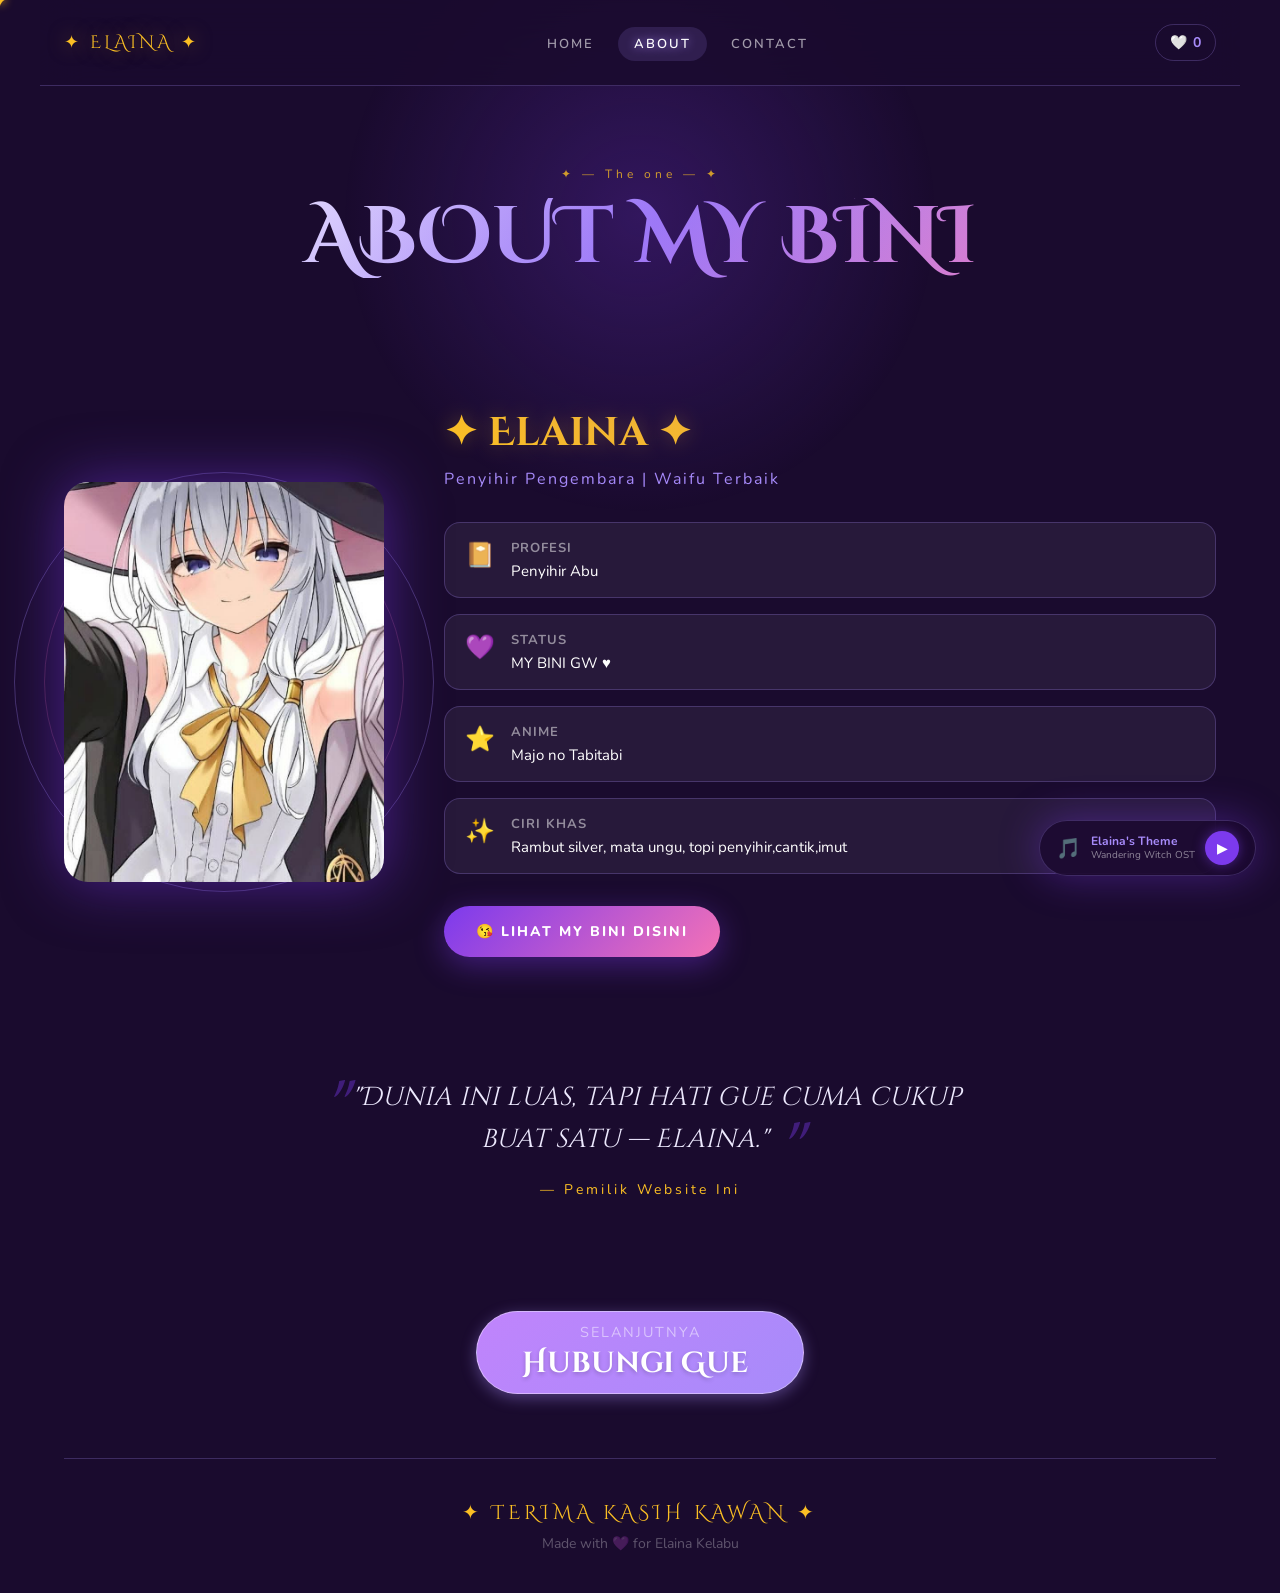
<file: website elaina upgrade/about.html>
<!DOCTYPE html>
<html lang="id">
<head>
  <meta charset="UTF-8" />
  <meta name="viewport" content="width=device-width, initial-scale=1.0"/>
  <title>✨ ABOUT — ELAINA</title>
  <link rel="stylesheet" href="style.css" />
  <link rel="preconnect" href="https://fonts.googleapis.com">
  <link href="https://fonts.googleapis.com/css2?family=Cinzel+Decorative:wght@400;700&family=Nunito:wght@300;400;600;800&display=swap" rel="stylesheet">
</head>
<body>
<canvas id="particles"></canvas>

<div class="music-player" id="musicPlayer">
  <div class="music-disc" id="musicDisc">🎵</div>
  <div class="music-info">
    <span class="music-title">Elaina's Theme</span>
    <span class="music-sub">Wandering Witch OST</span>
  </div>
  <button class="music-btn" id="musicBtn" onclick="toggleMusic()">▶</button>
  <audio id="bgMusic" loop>
    <source src="elaina-kelabu.mp3" type="audio/mpeg">
  </audio>
</div>

<div class="cursor-star" id="cursorStar">✦</div>

<div class="page-wrapper">
  <nav class="navbar">
    <div class="nav-logo">✦ ELAINA ✦</div>
    <ul class="nav-links">
      <li><a href="index.html" class="nav-link">HOME</a></li>
      <li><a href="about.html" class="nav-link active">ABOUT</a></li>
      <li><a href="contact.html" class="nav-link">CONTACT</a></li>
    </ul>
    <div class="nav-heart" onclick="addLove()">
      <span id="heartIcon">🤍</span>
      <span id="loveCount">0</span>
    </div>
  </nav>

  <!-- PAGE HEADER -->
  <section class="page-header">
    <div class="hero-glow"></div>
    <p class="hero-eyebrow">✦ — The one — ✦</p>
    <h1 class="hero-title">ABOUT MY BINI</h1>
  </section>

  <!-- ABOUT CONTENT -->
  <section class="about-section">
    <div class="about-image-col">
      <div class="about-img-wrap">
        <div class="image-ring ring1"></div>
        <div class="image-ring ring2"></div>
        <img src="elaina_topi.png" 
             class="about-img" alt="Elaina" />
      </div>
    </div>
    <div class="about-text-col">
      <h2 class="about-name">✦ Elaina ✦</h2>
      <p class="about-tagline">Penyihir Pengembara | Waifu Terbaik</p>

      <div class="about-facts">
        <div class="fact-item">
          <span class="fact-icon">📔</span>
          <div>
            <strong>Profesi</strong>
            <p>Penyihir Abu</p>
          </div>
        </div>
        <div class="fact-item">
          <span class="fact-icon">💜</span>
          <div>
            <strong>Status</strong>
            <p>MY BINI GW ♥</p>
          </div>
        </div>
        <div class="fact-item">
          <span class="fact-icon">⭐</span>
          <div>
            <strong>Anime</strong>
            <p>Majo no Tabitabi</p>
          </div>
        </div>
        <div class="fact-item">
          <span class="fact-icon">✨</span>
          <div>
            <strong>Ciri Khas</strong>
            <p>Rambut silver, mata ungu, topi penyihir,cantik,imut</p>
          </div>
        </div>
      </div>

      <a href="https://youtu.be/_u-hNJepgeQ?si=0aLOzLKurmCUKQlR" target="_blank" class="hero-btn" style="margin-top: 2rem; display: inline-flex;">
        <span class="btn-glow"></span>
        <span>😘 LIHAT MY BINI DISINI</span>
      </a>
    </div>
  </section>

  <!-- QUOTE SECTION -->
  <section class="quote-section">
    <blockquote class="big-quote">
      "Dunia ini luas, tapi hati gue cuma cukup buat satu — Elaina."
    </blockquote>
    <p class="quote-author">— Pemilik Website Ini</p>
  </section>

  <section class="next-page-section">
    <a href="contact.html" class="next-link">
      <span class="next-label">Selanjutnya</span>
      <h2 class="next-title">Hubungi Gue <i class="fa-solid fa-arrow-right-long"></i></h2>
    </a>
  </section>

  <footer class="footer">
    <p class="footer-text">✦ TERIMA KASIH KAWAN ✦</p>
    <p class="footer-sub">Made with 💜 for Elaina Kelabu</p>
  </footer>
</div>

<script src="app.js"></script>
</body>
</html>
</file>
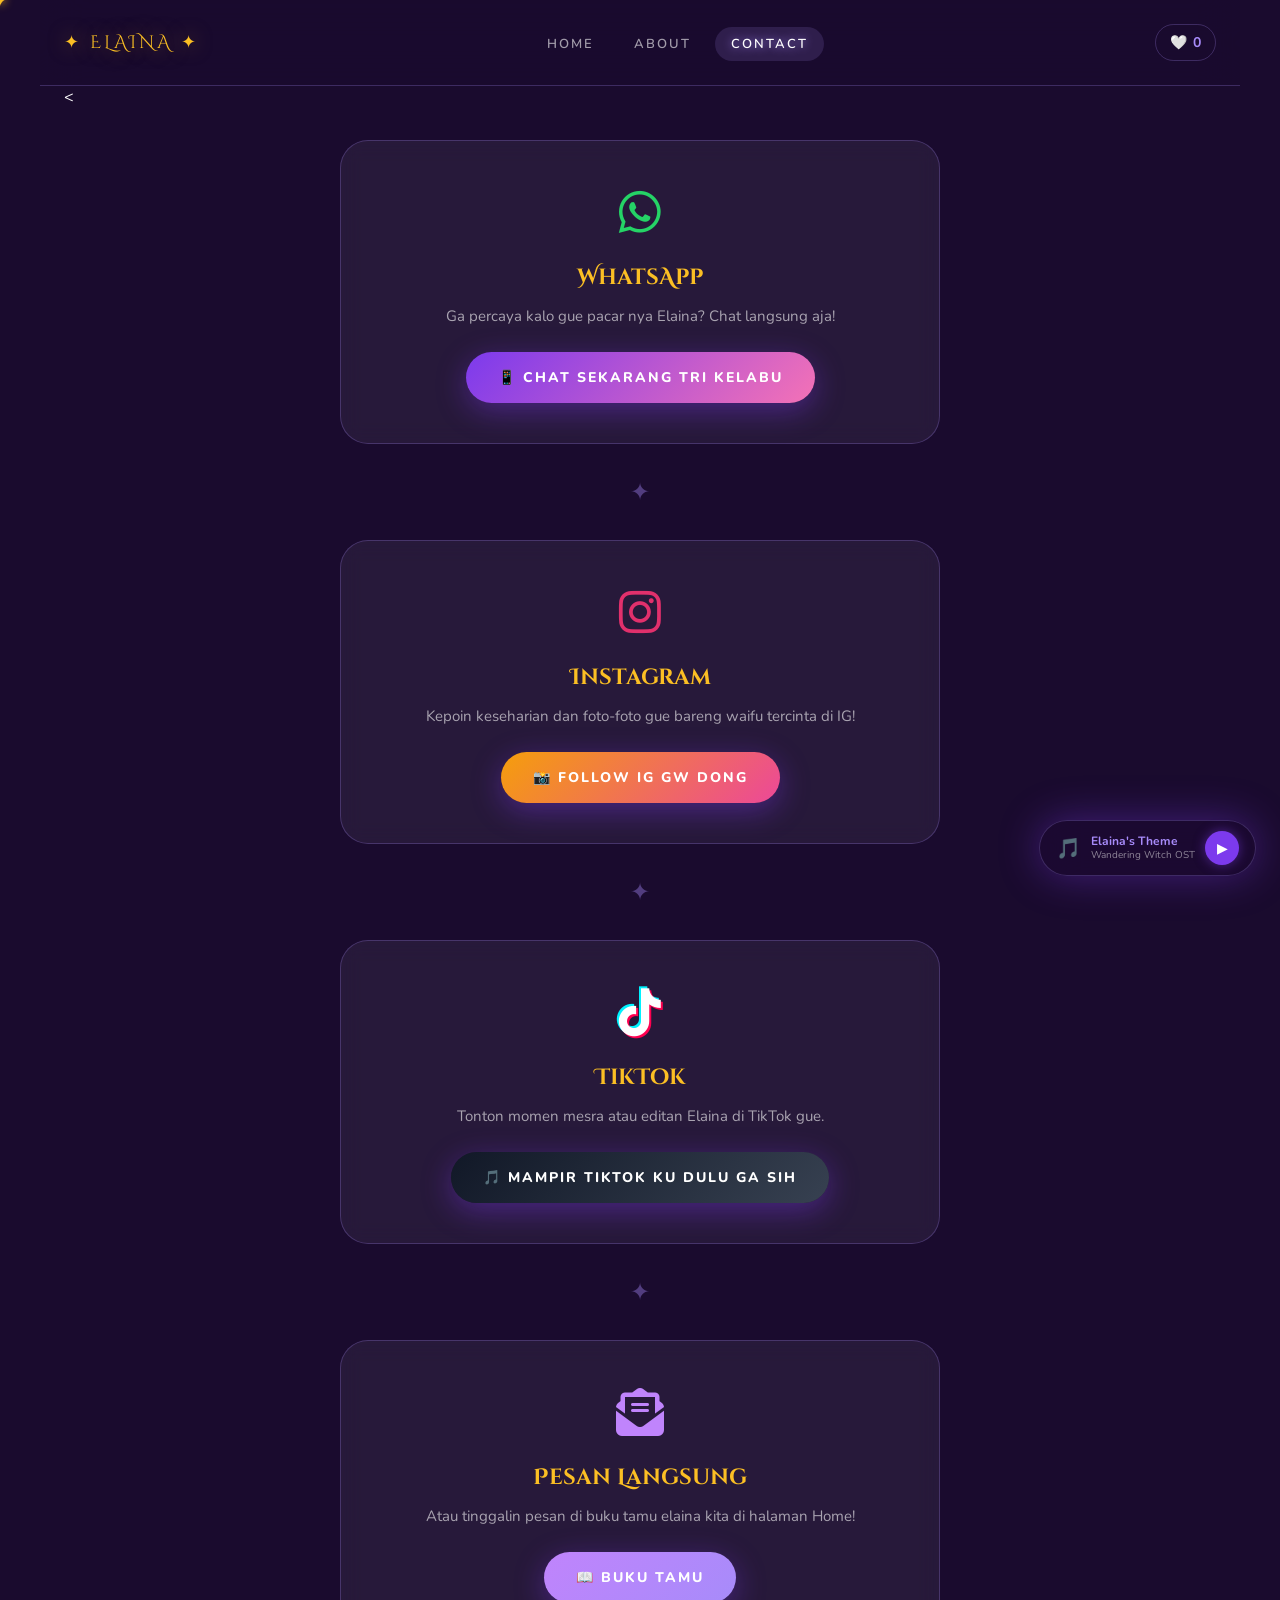
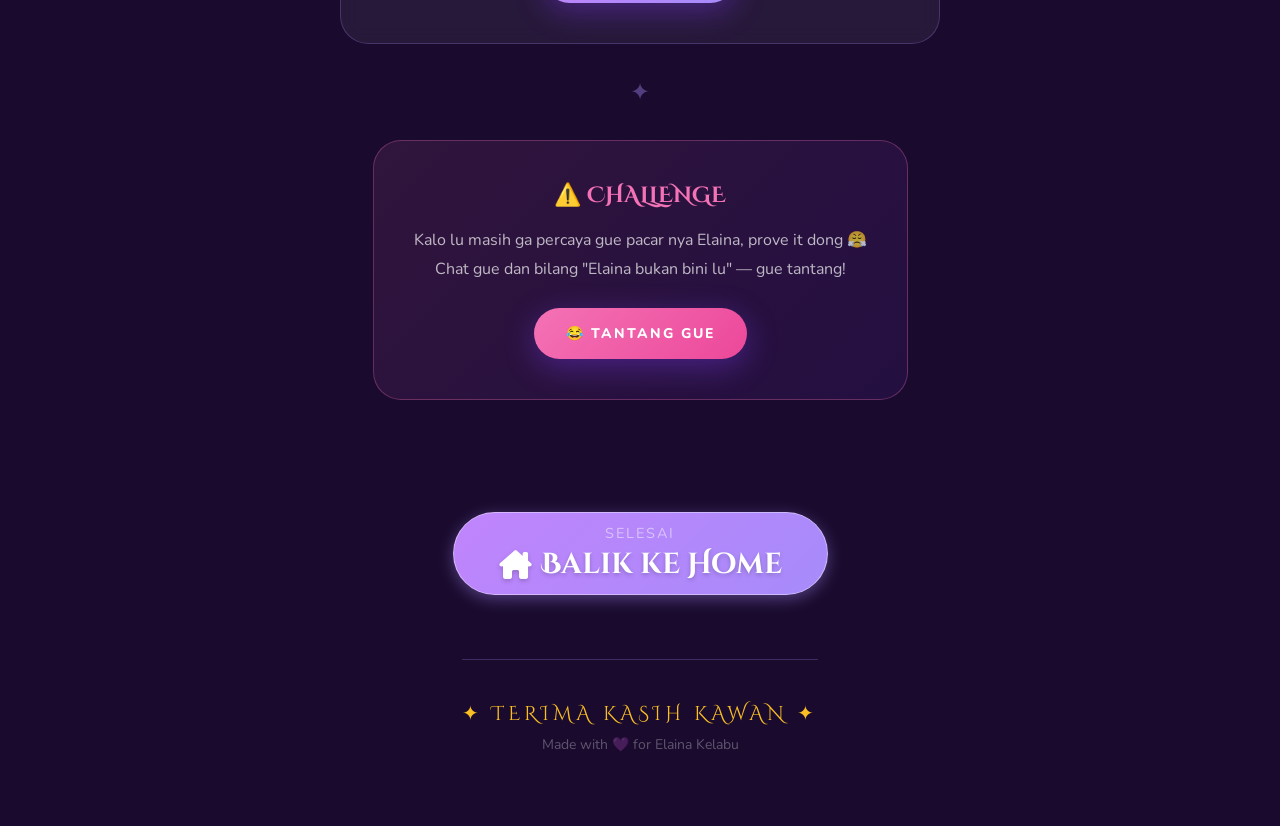
<file: website elaina upgrade/contact.html>
<!DOCTYPE html>
<html lang="id">
<head>
  <meta charset="UTF-8" />
  <meta name="viewport" content="width=device-width, initial-scale=1.0"/>
  <title>✨ CONTACT — ELAINA</title>
  <link rel="stylesheet" href="style.css" />
  <link rel="preconnect" href="https://fonts.googleapis.com">
  <link href="https://fonts.googleapis.com/css2?family=Cinzel+Decorative:wght@400;700&family=Nunito:wght@300;400;600;800&display=swap" rel="stylesheet">
  
  <link rel="stylesheet" href="https://cdnjs.cloudflare.com/ajax/libs/font-awesome/6.4.0/css/all.min.css">
</head>
<body>
<canvas id="particles"></canvas>

<div class="music-player" id="musicPlayer">
  <div class="music-disc" id="musicDisc">🎵</div>
  <div class="music-info">
    <span class="music-title">Elaina's Theme</span>
    <span class="music-sub">Wandering Witch OST</span>
  </div>
  <button class="music-btn" id="musicBtn" onclick="toggleMusic()">▶</button>
  <audio id="bgMusic" loop>
    <source src="kelabu.mp3" type="audio/mpeg">
  </audio>
</div>

<div class="cursor-star" id="cursorStar">✦</div>

<div class="page-wrapper">
  <nav class="navbar">
    <div class="nav-logo">✦ ELAINA ✦</div>
    <ul class="nav-links">
      <li><a href="index.html" class="nav-link">HOME</a></li>
      <li><a href="about.html" class="nav-link">ABOUT</a></li>
      <li><a href="contact.html" class="nav-link active">CONTACT</a></li>
    </ul>
    <div class="nav-heart" onclick="addLove()">
      <span id="heartIcon">🤍</span>
      <span id="loveCount">0</span>
    </div>
  </nav>

  <<section class="contact-section">
    <div class="contact-card">
      <div class="contact-icon"><i class="fa-brands fa-whatsapp" style="color: #25D366;"></i></div>
      <h3>WhatsApp</h3>
      <p>Ga percaya kalo gue pacar nya Elaina? Chat langsung aja!</p>
      <a href="https://wa.me/6285640537446" target="_blank" class="hero-btn" style="margin-top:1.5rem; display:inline-flex;">
        <span class="btn-glow"></span>
        <span>📱 CHAT SEKARANG TRI KELABU</span>
      </a>
    </div>

    <div class="contact-divider">✦</div>

    <div class="contact-card">
      <div class="contact-icon"><i class="fa-brands fa-instagram" style="color: #E1306C;"></i></div>
      <h3>Instagram</h3>
      <p>Kepoin keseharian dan foto-foto gue bareng waifu tercinta di IG!</p>
      <a href="https://instagram.com/tri_kelabu1809" target="_blank" class="hero-btn" style="margin-top:1.5rem; display:inline-flex; background: linear-gradient(135deg, #f59e0b, #ec4899);">
        <span class="btn-glow"></span>
        <span>📸 FOLLOW IG GW DONG</span>
      </a>
    </div>

    <div class="contact-divider">✦</div>

    <div class="contact-card">
      <div class="contact-icon"><i class="fa-brands fa-tiktok" style="color: #ffffff; text-shadow: 2px 2px 0px #ff0050, -2px -2px 0px #00f2fe;"></i></div>
      <h3>TikTok</h3>
      <p>Tonton momen mesra atau editan Elaina di TikTok gue.</p>
      <a href="https://tiktok.com/@otasusuki" target="_blank" class="hero-btn" style="margin-top:1.5rem; display:inline-flex; background: linear-gradient(135deg, #111827, #374151);">
        <span class="btn-glow"></span>
        <span>🎵 MAMPIR TIKTOK KU DULU GA SIH</span>
      </a>
    </div>

    <div class="contact-divider">✦</div>

    <div class="contact-card">
      <div class="contact-icon"><i class="fa-solid fa-envelope-open-text" style="color: #c084fc;"></i></div>
      <h3>Pesan Langsung</h3>
      <p>Atau tinggalin pesan di buku tamu elaina kita di halaman Home!</p>
      <a href="index.html#guestbook" class="hero-btn" style="margin-top:1.5rem; display:inline-flex; background: linear-gradient(135deg, #c084fc, #a78bfa);">
        <span class="btn-glow"></span>
        <span>📖 BUKU TAMU</span>
      </a>
    </div>

    <div class="contact-divider">✦</div>

    <section class="challenge-section">
    <div class="challenge-card">
      <h3 class="challenge-title">⚠️ CHALLENGE</h3>
      <p>Kalo lu masih ga percaya gue pacar nya Elaina, prove it dong 😤<br>
      Chat gue dan bilang "Elaina bukan bini lu" — gue tantang!</p>
      <a href="https://wa.me/6285640537446?text=Elaina%20bukan%20bini%20lu%20wkwk" target="_blank" class="hero-btn" style="margin-top:1.5rem; display:inline-flex; background: linear-gradient(135deg, #f472b6, #ec4899);">
        <span class="btn-glow"></span>
        <span>😂 TANTANG GUE</span>
      </a>
    </div>
  </section>

  <section class="next-page-section">
    <a href="index.html" class="next-link">
      <span class="next-label">Selesai</span>
      <h2 class="next-title"><i class="fa-solid fa-house-chimney"></i> Balik ke Home</h2>
    </a>
  </section>

  <footer class="footer">
    <p class="footer-text">✦ TERIMA KASIH KAWAN ✦</p>
    <p class="footer-sub">Made with 💜 for Elaina Kelabu</p>
  </footer>
</div>

<script src="app.js"></script>
</body>
</html>
</file>
<file: website elaina upgrade/style.css>
/* =============================================
   ELAINA WEBSITE — Magical Witch Aesthetic
   ============================================= */

@import url('https://fonts.googleapis.com/css2?family=Cinzel+Decorative:wght@400;700&family=Nunito:wght@300;400;600;800&display=swap');

/* ---- CSS VARIABLES ---- */
:root {
  --purple-deep:    #1a0b2e;
  --purple-mid:     #2d1b69;
  --purple-soft:    #7c3aed;
  --purple-light:   #a78bfa;
  --purple-pale:    #ede9fe;
  --pink:           #f472b6;
  --gold:           #fbbf24;
  --white:          #ffffff;
  --glass-bg:       rgba(255,255,255,0.06);
  --glass-border:   rgba(167,139,250,0.25);
  --shadow-glow:    0 0 40px rgba(124,58,237,0.4);
  --font-display:   'Cinzel Decorative', serif;
  --font-body:      'Nunito', sans-serif;
}

/* ---- RESET ---- */
*, *::before, *::after {
  margin: 0; padding: 0; box-sizing: border-box;
}
html { scroll-behavior: smooth; }

body {
  font-family: var(--font-body);
  background: var(--purple-deep);
  color: var(--white);
  overflow-x: hidden;
  min-height: 100vh;
  cursor: none;
}

/* ---- PARTICLES CANVAS ---- */
#particles {
  position: fixed;
  inset: 0;
  z-index: 0;
  pointer-events: none;
}

/* ---- CUSTOM CURSOR ---- */
.cursor-star {
  position: fixed;
  top: 0; left: 0;
  pointer-events: none;
  z-index: 9999;
  font-size: 18px;
  color: var(--gold);
  transition: transform 0.1s ease;
  text-shadow: 0 0 10px var(--gold);
  transform: translate(-50%, -50%);
}

/* ---- MUSIC PLAYER ---- */
.music-player {
  position: fixed;
  bottom: 24px;
  right: 24px;
  z-index: 1000;
  display: flex;
  align-items: center;
  gap: 10px;
  background: rgba(29, 10, 50, 0.85);
  backdrop-filter: blur(20px);
  border: 1px solid var(--glass-border);
  border-radius: 50px;
  padding: 10px 16px;
  box-shadow: var(--shadow-glow);
  transition: all 0.3s ease;
}
.music-player:hover { transform: translateY(-3px); }

.music-disc {
  font-size: 20px;
  animation: none;
  transition: animation 0.3s;
}
.music-disc.playing { animation: spin 4s linear infinite; }

@keyframes spin {
  from { transform: rotate(0deg); }
  to   { transform: rotate(360deg); }
}

.music-info {
  display: flex;
  flex-direction: column;
  line-height: 1.3;
}
.music-title { font-size: 12px; font-weight: 700; color: var(--purple-light); }
.music-sub   { font-size: 10px; color: rgba(255,255,255,0.5); }

.music-btn {
  background: var(--purple-soft);
  border: none;
  border-radius: 50%;
  width: 34px; height: 34px;
  cursor: pointer;
  color: white;
  font-size: 14px;
  display: flex; align-items: center; justify-content: center;
  transition: all 0.2s ease;
  box-shadow: 0 0 12px rgba(124,58,237,0.5);
}
.music-btn:hover { background: var(--purple-light); transform: scale(1.1); }

/* ---- PAGE WRAPPER ---- */
.page-wrapper {
  position: relative;
  z-index: 1;
  max-width: 1200px;
  margin: 0 auto;
  padding: 0 24px;
}

/* ---- NAVBAR ---- */
.navbar {
  display: flex;
  align-items: center;
  justify-content: space-between;
  padding: 24px 0;
  border-bottom: 1px solid var(--glass-border);
  position: sticky;
  top: 0;
  z-index: 100;
  background: rgba(26, 11, 46, 0.85);
  backdrop-filter: blur(20px);
  margin: 0 -24px;
  padding-left: 24px;
  padding-right: 24px;
}

.nav-logo {
  font-family: var(--font-display);
  font-size: 18px;
  color: var(--gold);
  text-shadow: 0 0 20px rgba(251,191,36,0.5);
  letter-spacing: 3px;
}

.nav-links {
  display: flex;
  list-style: none;
  gap: 8px;
}

.nav-link {
  text-decoration: none;
  color: rgba(255,255,255,0.6);
  font-weight: 600;
  font-size: 13px;
  letter-spacing: 2px;
  padding: 8px 16px;
  border-radius: 20px;
  transition: all 0.3s ease;
}
.nav-link:hover,
.nav-link.active {
  color: var(--white);
  background: rgba(167,139,250,0.15);
  text-shadow: 0 0 10px var(--purple-light);
}

.nav-heart {
  display: flex;
  align-items: center;
  gap: 6px;
  cursor: pointer;
  font-size: 14px;
  font-weight: 700;
  color: var(--purple-light);
  padding: 8px 14px;
  border-radius: 20px;
  border: 1px solid var(--glass-border);
  transition: all 0.3s ease;
  user-select: none;
}
.nav-heart:hover { background: rgba(244,114,182,0.15); border-color: var(--pink); }

/* ---- HERO ---- */
.hero {
  min-height: 90vh;
  display: flex;
  align-items: center;
  justify-content: space-between;
  gap: 60px;
  padding: 60px 0;
  position: relative;
}

.hero-glow {
  position: absolute;
  width: 600px; height: 600px;
  border-radius: 50%;
  background: radial-gradient(circle, rgba(124,58,237,0.25) 0%, transparent 70%);
  top: 50%; left: 50%;
  transform: translate(-50%, -50%);
  pointer-events: none;
}

.hero-content {
  flex: 1;
  max-width: 520px;
  animation: fadeInLeft 0.8s ease both;
}

@keyframes fadeInLeft {
  from { opacity: 0; transform: translateX(-40px); }
  to   { opacity: 1; transform: translateX(0); }
}

.hero-eyebrow {
  font-size: 12px;
  letter-spacing: 4px;
  color: var(--gold);
  margin-bottom: 16px;
  opacity: 0.8;
}

.hero-title {
  font-family: var(--font-display);
  font-size: clamp(48px, 8vw, 80px);
  line-height: 1;
  background: linear-gradient(135deg, #fff 0%, var(--purple-light) 50%, var(--pink) 100%);
  -webkit-background-clip: text;
  -webkit-text-fill-color: transparent;
  background-clip: text;
  margin-bottom: 8px;
}

.hero-subtitle {
  font-family: var(--font-display);
  font-size: clamp(24px, 4vw, 40px);
  color: var(--gold);
  letter-spacing: 12px;
  margin-bottom: 20px;
  text-shadow: 0 0 30px rgba(251,191,36,0.4);
}

.hero-desc {
  color: rgba(255,255,255,0.7);
  font-size: 18px;
  line-height: 1.6;
  margin-bottom: 36px;
}

.hero-btn {
  display: inline-flex;
  align-items: center;
  gap: 10px;
  padding: 16px 32px;
  border-radius: 50px;
  background: linear-gradient(135deg, var(--purple-soft), var(--pink));
  color: white;
  text-decoration: none;
  font-weight: 800;
  font-size: 14px;
  letter-spacing: 2px;
  position: relative;
  overflow: hidden;
  transition: all 0.3s ease;
  box-shadow: 0 8px 30px rgba(124,58,237,0.4);
}
.hero-btn:hover {
  transform: translateY(-3px);
  box-shadow: 0 16px 40px rgba(124,58,237,0.6);
}

.btn-glow {
  position: absolute;
  inset: 0;
  background: linear-gradient(135deg, transparent 40%, rgba(255,255,255,0.2) 50%, transparent 60%);
  transform: translateX(-100%);
  transition: transform 0.6s ease;
}
.hero-btn:hover .btn-glow { transform: translateX(100%); }

/* ---- HERO IMAGE ---- */
.hero-image-wrap {
  flex: 1;
  max-width: 480px;
  position: relative;
  display: flex;
  align-items: center;
  justify-content: center;
  animation: fadeInRight 0.8s ease 0.2s both;
}

@keyframes fadeInRight {
  from { opacity: 0; transform: translateX(40px); }
  to   { opacity: 1; transform: translateX(0); }
}

.image-ring {
  position: absolute;
  border-radius: 50%;
  border: 1.5px solid rgba(167,139,250,0.3);
  animation: ringPulse 3s ease-in-out infinite;
}
.ring1 { width: 420px; height: 420px; animation-delay: 0s; }
.ring2 { width: 360px; height: 360px; animation-delay: 1.5s; border-color: rgba(244,114,182,0.2); }

@keyframes ringPulse {
  0%, 100% { transform: scale(1); opacity: 0.5; }
  50%       { transform: scale(1.05); opacity: 1; }
}

.hero-img {
  width: 100%;
  max-width: 400px;
  border-radius: 24px;
  position: relative;
  z-index: 1;
  filter: drop-shadow(0 0 30px rgba(124,58,237,0.5));
  transition: transform 0.4s ease;
}
.hero-img:hover { transform: scale(1.03) translateY(-5px); }

/* ---- PAGE HEADER (non-home pages) ---- */
.page-header {
  text-align: center;
  padding: 80px 0 60px;
  position: relative;
}

/* ---- LOVE SECTION ---- */
.love-section {
  display: grid;
  grid-template-columns: repeat(auto-fit, minmax(220px, 1fr));
  gap: 24px;
  padding: 60px 0;
}

.love-card {
  background: var(--glass-bg);
  border: 1px solid var(--glass-border);
  border-radius: 24px;
  padding: 32px 24px;
  text-align: center;
  backdrop-filter: blur(10px);
  transition: all 0.3s ease;
  animation: fadeInUp 0.6s ease both;
}
.love-card:hover {
  transform: translateY(-8px);
  border-color: var(--purple-light);
  box-shadow: 0 20px 40px rgba(124,58,237,0.2);
}

@keyframes fadeInUp {
  from { opacity: 0; transform: translateY(30px); }
  to   { opacity: 1; transform: translateY(0); }
}

.love-label { font-size: 12px; letter-spacing: 2px; color: rgba(255,255,255,0.5); margin-bottom: 12px; text-transform: uppercase; }
.love-number { font-family: var(--font-display); font-size: 48px; color: var(--gold); text-shadow: 0 0 20px rgba(251,191,36,0.4); margin-bottom: 8px; }
.love-sub { font-size: 13px; color: rgba(255,255,255,0.4); }

.love-btn {
  margin-top: 16px;
  padding: 12px 28px;
  border-radius: 50px;
  border: 1.5px solid var(--purple-light);
  background: transparent;
  color: var(--purple-light);
  font-family: var(--font-body);
  font-weight: 700;
  font-size: 14px;
  cursor: pointer;
  transition: all 0.3s ease;
}
.love-btn:hover {
  background: var(--purple-soft);
  border-color: var(--purple-soft);
  color: white;
  box-shadow: 0 0 20px rgba(124,58,237,0.4);
}

/* ---- GUESTBOOK ---- */
.guestbook {
  padding: 60px 0 80px;
}

.section-title {
  font-family: var(--font-display);
  font-size: clamp(24px, 4vw, 36px);
  text-align: center;
  color: var(--gold);
  letter-spacing: 6px;
  margin-bottom: 12px;
  text-shadow: 0 0 20px rgba(251,191,36,0.3);
}
.section-sub {
  text-align: center;
  color: rgba(255,255,255,0.5);
  margin-bottom: 40px;
  font-size: 15px;
}

.guestbook-form {
  background: var(--glass-bg);
  border: 1px solid var(--glass-border);
  border-radius: 24px;
  padding: 32px;
  max-width: 600px;
  margin: 0 auto 40px;
  backdrop-filter: blur(10px);
}

.guestbook-form input,
.guestbook-form textarea {
  width: 100%;
  background: rgba(255,255,255,0.05);
  border: 1px solid rgba(167,139,250,0.2);
  border-radius: 12px;
  padding: 14px 18px;
  color: white;
  font-family: var(--font-body);
  font-size: 15px;
  outline: none;
  margin-bottom: 12px;
  transition: border-color 0.3s ease;
  resize: none;
}
.guestbook-form input::placeholder,
.guestbook-form textarea::placeholder { color: rgba(255,255,255,0.3); }
.guestbook-form input:focus,
.guestbook-form textarea:focus { border-color: var(--purple-light); }

.form-footer {
  display: flex;
  align-items: center;
  justify-content: space-between;
}
#charCount { font-size: 12px; color: rgba(255,255,255,0.3); }

.form-footer button {
  padding: 12px 28px;
  border-radius: 50px;
  border: none;
  background: linear-gradient(135deg, var(--purple-soft), var(--pink));
  color: white;
  font-family: var(--font-body);
  font-weight: 700;
  font-size: 14px;
  cursor: pointer;
  transition: all 0.3s ease;
  box-shadow: 0 4px 20px rgba(124,58,237,0.4);
}
.form-footer button:hover { transform: translateY(-2px); box-shadow: 0 8px 30px rgba(124,58,237,0.6); }

/* ---- MESSAGES GRID ---- */
.messages-grid {
  display: grid;
  grid-template-columns: repeat(auto-fill, minmax(260px, 1fr));
  gap: 16px;
}

.msg-card {
  background: var(--glass-bg);
  border: 1px solid var(--glass-border);
  border-radius: 20px;
  padding: 20px;
  backdrop-filter: blur(10px);
  animation: fadeInUp 0.4s ease both;
  transition: all 0.3s ease;
}
.msg-card:hover { transform: translateY(-4px); border-color: var(--purple-light); }

.msg-header {
  display: flex;
  align-items: center;
  gap: 10px;
  margin-bottom: 10px;
}
.msg-avatar {
  width: 36px; height: 36px;
  border-radius: 50%;
  background: linear-gradient(135deg, var(--purple-soft), var(--pink));
  display: flex; align-items: center; justify-content: center;
  font-size: 16px;
  flex-shrink: 0;
}
.msg-name { font-weight: 700; font-size: 14px; color: var(--purple-light); }
.msg-time { font-size: 11px; color: rgba(255,255,255,0.3); }
.msg-text { font-size: 14px; color: rgba(255,255,255,0.8); line-height: 1.6; }

.empty-msg {
  grid-column: 1/-1;
  text-align: center;
  padding: 40px;
  color: rgba(255,255,255,0.3);
  font-size: 15px;
}

/* ---- ABOUT ---- */
.about-section {
  display: flex;
  align-items: center;
  gap: 60px;
  padding: 60px 0;
}

.about-image-col { flex: 0 0 auto; }
.about-img-wrap {
  position: relative;
  width: 320px; height: 400px;
  display: flex; align-items: center; justify-content: center;
}
.about-img {
  width: 100%; height: 100%;
  object-fit: cover;
  border-radius: 24px;
  position: relative; z-index: 1;
  filter: drop-shadow(0 0 30px rgba(124,58,237,0.5));
}

.about-text-col { flex: 1; }
.about-name {
  font-family: var(--font-display);
  font-size: 40px;
  color: var(--gold);
  margin-bottom: 8px;
  text-shadow: 0 0 20px rgba(251,191,36,0.3);
}
.about-tagline {
  color: var(--purple-light);
  font-size: 16px;
  letter-spacing: 2px;
  margin-bottom: 32px;
}

.about-facts {
  display: grid;
  gap: 16px;
}
.fact-item {
  display: flex;
  align-items: flex-start;
  gap: 16px;
  background: var(--glass-bg);
  border: 1px solid var(--glass-border);
  border-radius: 16px;
  padding: 16px 20px;
  transition: all 0.3s ease;
}
.fact-item:hover { border-color: var(--purple-light); transform: translateX(8px); }
.fact-icon { font-size: 24px; flex-shrink: 0; }
.fact-item strong { display: block; font-size: 13px; letter-spacing: 1px; color: rgba(255,255,255,0.5); text-transform: uppercase; margin-bottom: 4px; }
.fact-item p { font-size: 15px; color: var(--white); }

/* ---- QUOTE ---- */
.quote-section {
  text-align: center;
  padding: 60px 0 80px;
}
.big-quote {
  font-family: var(--font-display);
  font-size: clamp(18px, 3vw, 26px);
  color: var(--purple-pale);
  font-style: italic;
  line-height: 1.6;
  max-width: 700px;
  margin: 0 auto 20px;
  position: relative;
}
.big-quote::before, .big-quote::after {
  content: '"';
  font-size: 80px;
  color: var(--purple-soft);
  opacity: 0.4;
  line-height: 0;
  vertical-align: -0.4em;
}
.quote-author {
  color: var(--gold);
  font-size: 14px;
  letter-spacing: 3px;
}

/* ---- CONTACT ---- */
.contact-section {
  display: flex;
  align-items: stretch;
  gap: 32px;
  padding: 60px 0;
  justify-content: center;
  flex-wrap: wrap;
}
.contact-card {
  flex: 1;
  min-width: 280px;
  max-width: 400px;
  background: var(--glass-bg);
  border: 1px solid var(--glass-border);
  border-radius: 28px;
  padding: 40px 32px;
  text-align: center;
  backdrop-filter: blur(10px);
  transition: all 0.3s ease;
}
.contact-card:hover { transform: translateY(-8px); border-color: var(--purple-light); box-shadow: 0 20px 40px rgba(124,58,237,0.2); }
.contact-icon { font-size: 48px; margin-bottom: 16px; }
.contact-card h3 { font-family: var(--font-display); font-size: 22px; color: var(--gold); margin-bottom: 12px; }
.contact-card p { color: rgba(255,255,255,0.6); line-height: 1.6; font-size: 15px; }
.contact-divider { display: flex; align-items: center; justify-content: center; font-size: 30px; color: var(--purple-light); opacity: 0.4; align-self: center; }

.challenge-section {
  padding: 0 0 80px;
  display: flex;
  justify-content: center;
}
.challenge-card {
  background: linear-gradient(135deg, rgba(244,114,182,0.1), rgba(124,58,237,0.1));
  border: 1px solid rgba(244,114,182,0.3);
  border-radius: 28px;
  padding: 40px;
  text-align: center;
  max-width: 600px;
}
.challenge-title { font-family: var(--font-display); font-size: 22px; color: var(--pink); margin-bottom: 16px; }
.challenge-card p { color: rgba(255,255,255,0.7); line-height: 1.8; font-size: 16px; }

.contact-section {
  display: flex;
  flex-direction: column; /* Ini biar memanjang ke bawah */
  align-items: center;
  gap: 0; /* Gap dimatikan karena kita pakai divider bintang manual */
  padding: 2rem 1rem;
}

.contact-card {
  width: 100%;
  max-width: 600px; /* Biar ukurannya sama kayak yang lama */
  margin-bottom: 0;
}

.contact-divider {
  display: block;
  text-align: center;
  color: #a78bfa;
  font-size: 1.5rem;
  margin: 2rem 0;
}

/* --- BOTTOM NAVIGATION (VERSI LONJONG) --- */
.next-page-section {
  display: flex;
  justify-content: center;
  padding: 2rem 1rem 4rem 1rem;
}

.next-link {
  text-decoration: none;
  display: flex;
  flex-direction: column;
  align-items: center;
  justify-content: center;
  gap: 2px;
  
  /* --- GRADASI UNGU --- */
  background: linear-gradient(135deg, #c084fc, #a78bfa);
  border: 1px solid rgba(255, 255, 255, 0.4);
  
  /* --- INI KUNCINYA BIAR LONJONG --- */
  border-radius: 50px; /* Membuat ujungnya bulat sempurna */
  padding: 10px 45px;  /* Tipis ke atas-bawah, lebar ke samping */
  width: fit-content;  /* Lebar kotak mengikuti isi teks */
  min-width: 220px;    /* Batas minimal biar gak kekecilan */
  
  box-shadow: 0 4px 15px rgba(167, 139, 250, 0.4);
  transition: all 0.3s ease;
}

.next-link:hover {
  transform: translateY(-5px);
  box-shadow: 0 8px 25px rgba(167, 139, 250, 0.6);
  border-color: #ffffff;
}

.next-label {
  font-family: var(--font-body);
  font-size: 0.7rem; /* Dikecilkan biar makin elegan */
  letter-spacing: 1.5px;
  color: rgba(255, 255, 255, 0.8);
  text-transform: uppercase;
}

.next-title {
  font-family: var(--font-display);
  font-size: 1.2rem; /* Ukuran pas untuk bentuk lonjong */
  color: #ffffff;
  display: flex;
  align-items: center;
  gap: 8px;
  margin: 0;
}

.next-link:hover .next-title {
  color: #fffbdd;
}

/* Responsif HP */
@media (max-width: 768px) {
  .next-link {
    padding: 8px 30px;
    min-width: 180px;
  }
  .next-title {
    font-size: 1rem;
  }
}
  
  /* --- BACKGROUND UNGU GRADASI --- */
  background: linear-gradient(135deg, #c084fc, #a78bfa);
  border: 1px solid rgba(255, 255, 255, 0.3);
  border-radius: 16px;
  padding: 2rem 4rem;
  width: 100%;
  max-width: 500px;
  
  /* Efek bayangan (glow) ungu di luar kotak */
  box-shadow: 0 5px 15px rgba(167, 139, 250, 0.4);
  transition: transform 0.3s ease, box-shadow 0.3s ease;
}

/* Efek pas kotak disorot / di-hover */
.next-link:hover {
  transform: translateY(-8px);
  box-shadow: 0 15px 30px rgba(167, 139, 250, 0.7); /* Glow makin terang */
}

.next-label {
  font-family: var(--font-body);
  font-size: 0.9rem;
  letter-spacing: 2px;
  color: rgba(255, 255, 255, 0.9); /* Dibuat lebih putih biar kebaca jelas */
  text-transform: uppercase;
}

.next-title {
  font-family: var(--font-display);
  font-size: 1.8rem;
  color: #ffffff;
  /* Bayangan tipis di teks biar makin elegan */
  text-shadow: 0 2px 4px rgba(0, 0, 0, 0.2); 
  display: flex;
  align-items: center;
  gap: 10px;
  transition: all 0.3s ease;
}

/* Teks berubah sedikit keemasan pas di-hover */
.next-link:hover .next-title {
  color: #fffbdd; 
}

/* Responsif buat layar HP */
@media (max-width: 768px) {
  .next-link {
    padding: 2rem 1.5rem;
  }
  .next-title {
    font-size: 1.4rem;
  }
}
  
  /* Efek transisi */
  transition: transform 0.3s ease, box-shadow 0.3s ease, border-color 0.3s ease;
}

/* Efek pas kotak disorot / di-hover */
.next-link:hover {
  transform: translateY(-8px);
  border-color: rgba(192, 132, 252, 0.4); /* Warna ungu khas Elaina */
  box-shadow: 0 10px 25px rgba(192, 132, 252, 0.15);
}

.next-label {
  font-family: var(--font-body);
  font-size: 0.9rem;
  letter-spacing: 2px;
  color: rgba(255, 255, 255, 0.5);
  text-transform: uppercase;
  transition: color 0.3s ease;
}

.next-title {
  font-family: var(--font-display);
  font-size: 1.8rem;
  color: var(--white);
  display: flex;
  align-items: center;
  gap: 10px;
  transition: all 0.3s ease;
}

/* Teks berubah warna pas kotak disorot */
.next-link:hover .next-title {
  color: var(--gold);
  text-shadow: 0 0 15px rgba(251, 191, 36, 0.6);
}

.next-link:hover .next-label {
  color: var(--purple-light);
}

/* Responsif buat layar HP biar kotaknya ga kepotong */
@media (max-width: 768px) {
  .next-link {
    padding: 2rem 1.5rem;
  }
  .next-title {
    font-size: 1.4rem; /* Ukuran font dikecilin dikit di HP */
  }
}

/* ---- FOOTER ---- */
.footer {
  border-top: 1px solid var(--glass-border);
  text-align: center;
  padding: 40px 0;
  margin-top: auto;
}
.footer-text {
  font-family: var(--font-display);
  font-size: 20px;
  color: var(--gold);
  letter-spacing: 4px;
  margin-bottom: 8px;
}
.footer-sub { color: rgba(255,255,255,0.3); font-size: 14px; }

/* ---- TOAST NOTIFICATION ---- */
.toast {
  position: fixed;
  bottom: 100px;
  left: 50%;
  transform: translateX(-50%) translateY(20px);
  background: rgba(29, 10, 50, 0.95);
  border: 1px solid var(--glass-border);
  border-radius: 50px;
  padding: 12px 24px;
  color: white;
  font-size: 14px;
  font-weight: 600;
  z-index: 9999;
  opacity: 0;
  transition: all 0.3s ease;
  pointer-events: none;
}
.toast.show {
  opacity: 1;
  transform: translateX(-50%) translateY(0);
}

/* ---- HEART BURST ANIMATION ---- */
.heart-burst {
  position: fixed;
  pointer-events: none;
  z-index: 9999;
  font-size: 20px;
  animation: heartFloat 1.5s ease forwards;
}
@keyframes heartFloat {
  0%   { opacity: 1; transform: translateY(0) scale(1); }
  100% { opacity: 0; transform: translateY(-80px) scale(0.5); }
}

/* ---- RESPONSIVE ---- */
@media (max-width: 768px) {
  .hero { flex-direction: column-reverse; text-align: center; padding: 40px 0; }
  .hero-image-wrap { max-width: 100%; }
  .about-section { flex-direction: column; text-align: center; }
  .about-image-wrap { width: 260px; height: 320px; margin: 0 auto; }
  .nav-links { gap: 0; }
  .nav-link { padding: 6px 10px; font-size: 11px; }
  .nav-logo { font-size: 14px; }
}
</file>
